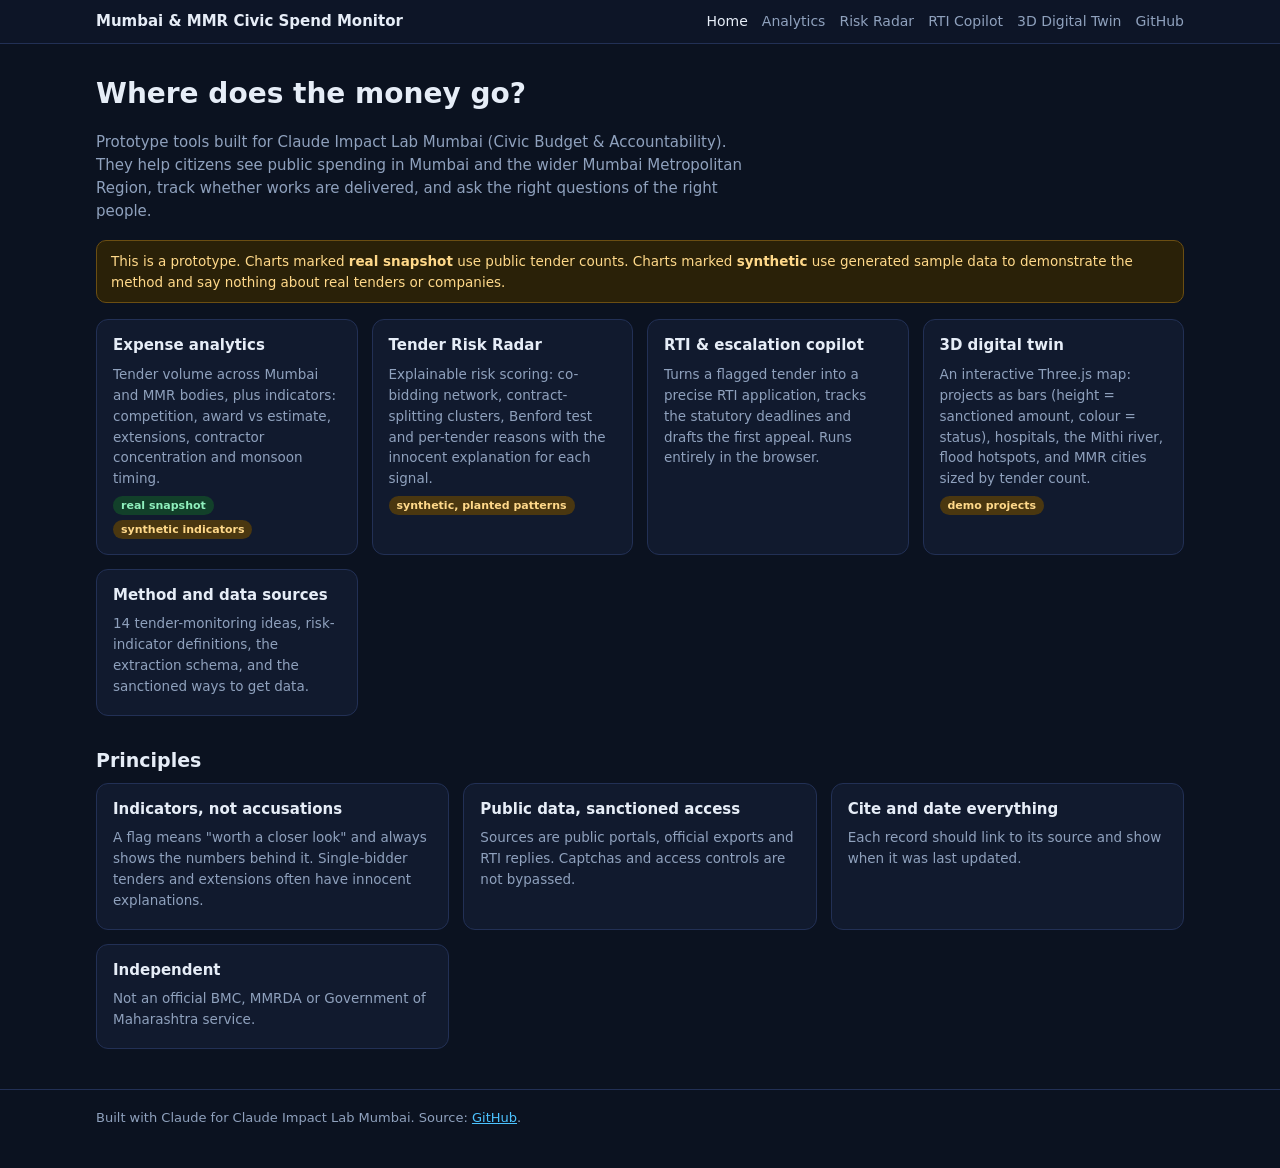
<file: docs/index.html>
<!doctype html>
<html lang="en">
<head>
<meta charset="utf-8">
<meta name="viewport" content="width=device-width, initial-scale=1">
<title>Mumbai &amp; MMR Civic Spend Monitor</title>
<meta name="description" content="Prototype tools to monitor public spending in Mumbai and the Mumbai Metropolitan Region: tender analytics and a 3D digital twin.">
<link rel="stylesheet" href="assets/site.css">
</head>
<body>
<header class="site"><div class="wrap">
  <strong>Mumbai &amp; MMR Civic Spend Monitor</strong>
  <nav><a href="index.html" aria-current="page">Home</a><a href="analytics.html">Analytics</a><a href="radar.html">Risk Radar</a><a href="rti.html">RTI Copilot</a><a href="twin/">3D Digital Twin</a><a href="https://github.com/akashtalole/CIL-MUM-Civic-Budget-Accountability">GitHub</a></nav>
</div></header>
<main class="wrap">
  <h1>Where does the money go?</h1>
  <p class="lead">Prototype tools built for Claude Impact Lab Mumbai (Civic Budget &amp; Accountability). They help citizens see public spending in Mumbai and the wider Mumbai Metropolitan Region, track whether works are delivered, and ask the right questions of the right people.</p>
  <div class="banner">This is a prototype. Charts marked <b>real snapshot</b> use public tender counts. Charts marked <b>synthetic</b> use generated sample data to demonstrate the method and say nothing about real tenders or companies.</div>

  <div class="grid cols-3">
    <a class="card" href="analytics.html" style="text-decoration:none;color:inherit"><h3>Expense analytics</h3><p>Tender volume across Mumbai and MMR bodies, plus indicators: competition, award vs estimate, extensions, contractor concentration and monsoon timing.</p><span class="tag real">real snapshot</span> <span class="tag syn">synthetic indicators</span></a>
    <a class="card" href="radar.html" style="text-decoration:none;color:inherit"><h3>Tender Risk Radar</h3><p>Explainable risk scoring: co-bidding network, contract-splitting clusters, Benford test and per-tender reasons with the innocent explanation for each signal.</p><span class="tag syn">synthetic, planted patterns</span></a>
    <a class="card" href="rti.html" style="text-decoration:none;color:inherit"><h3>RTI &amp; escalation copilot</h3><p>Turns a flagged tender into a precise RTI application, tracks the statutory deadlines and drafts the first appeal. Runs entirely in the browser.</p></a>
    <a class="card" href="twin/" style="text-decoration:none;color:inherit"><h3>3D digital twin</h3><p>An interactive Three.js map: projects as bars (height = sanctioned amount, colour = status), hospitals, the Mithi river, flood hotspots, and MMR cities sized by tender count.</p><span class="tag syn">demo projects</span></a>
    <a class="card" href="https://github.com/akashtalole/CIL-MUM-Civic-Budget-Accountability/blob/main/docs/EXPENSE_MONITORING.md" style="text-decoration:none;color:inherit"><h3>Method and data sources</h3><p>14 tender-monitoring ideas, risk-indicator definitions, the extraction schema, and the sanctioned ways to get data.</p></a>
  </div>

  <h2>Principles</h2>
  <div class="grid cols-2">
    <div class="card"><h3>Indicators, not accusations</h3><p>A flag means "worth a closer look" and always shows the numbers behind it. Single-bidder tenders and extensions often have innocent explanations.</p></div>
    <div class="card"><h3>Public data, sanctioned access</h3><p>Sources are public portals, official exports and RTI replies. Captchas and access controls are not bypassed.</p></div>
    <div class="card"><h3>Cite and date everything</h3><p>Each record should link to its source and show when it was last updated.</p></div>
    <div class="card"><h3>Independent</h3><p>Not an official BMC, MMRDA or Government of Maharashtra service.</p></div>
  </div>
</main>
<footer><div class="wrap">Built with Claude for Claude Impact Lab Mumbai. Source: <a href="https://github.com/akashtalole/CIL-MUM-Civic-Budget-Accountability">GitHub</a>.</div></footer>
</body>
</html>
</file>
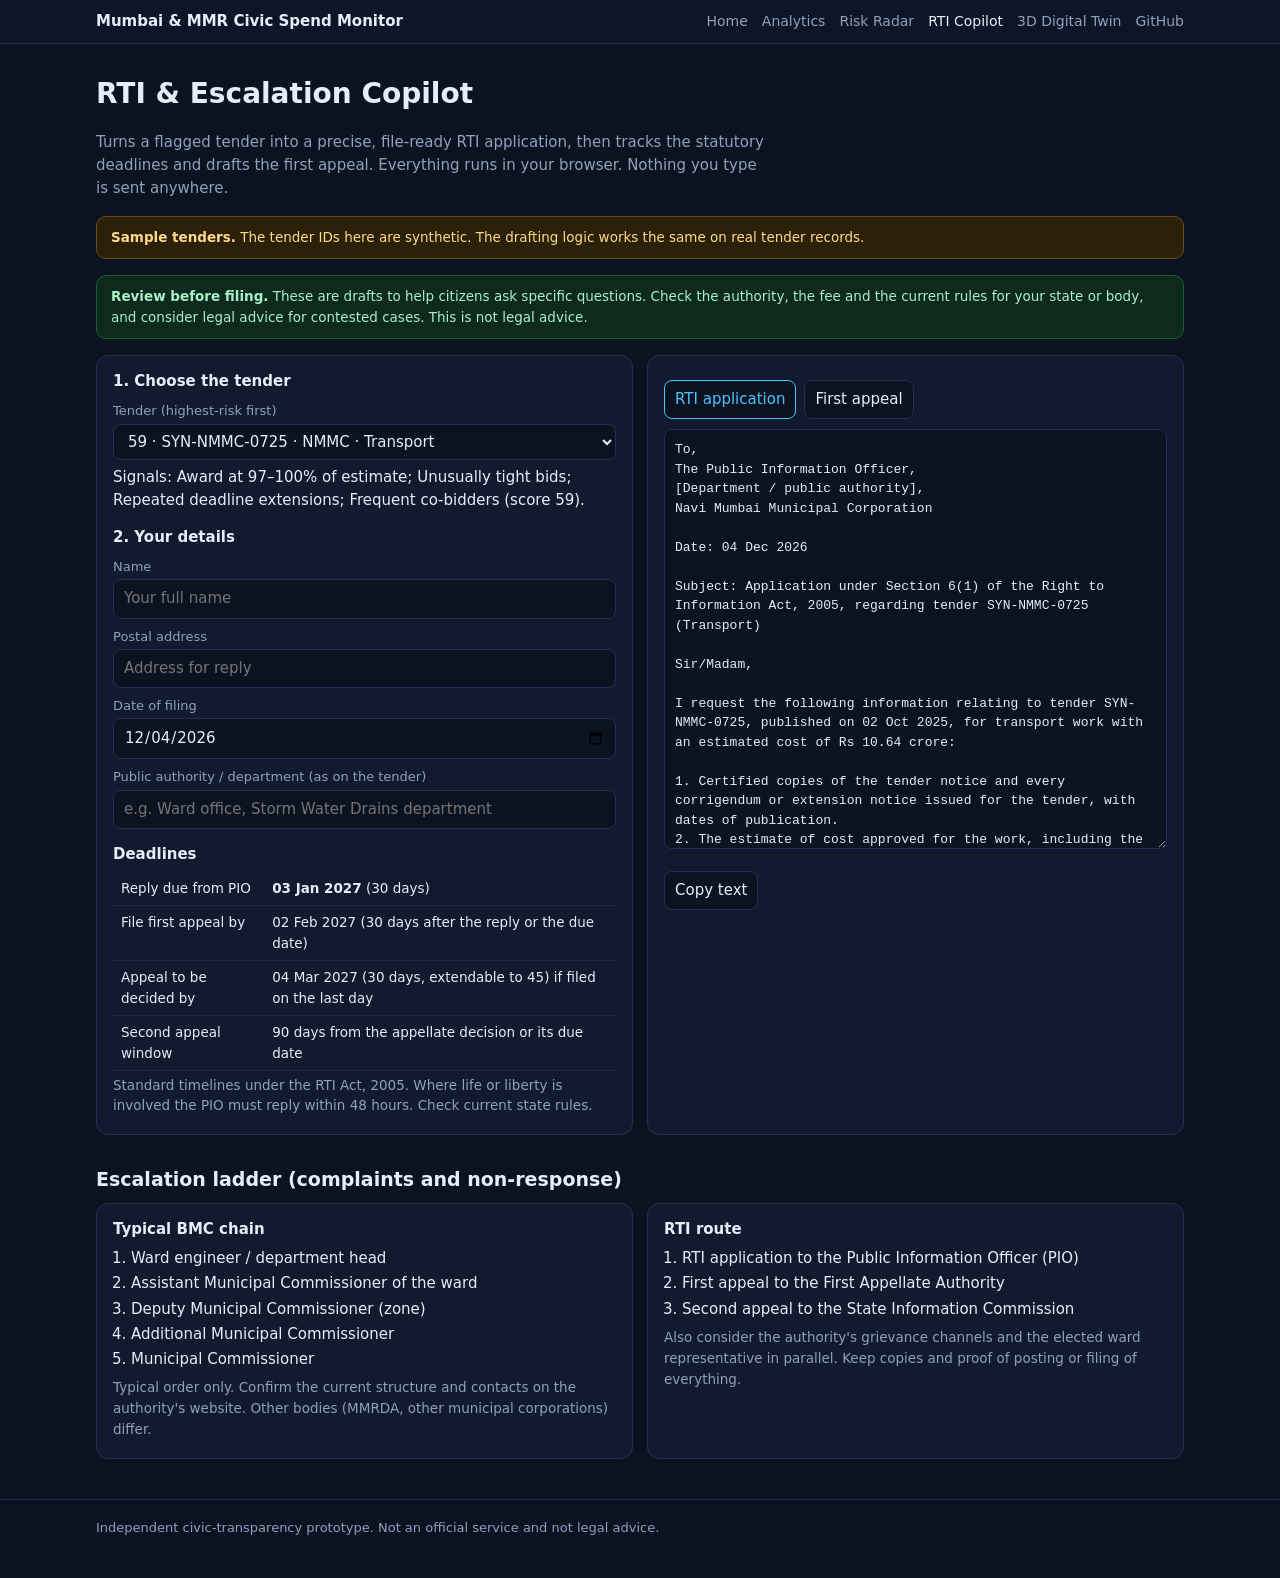
<file: docs/rti.html>
<!doctype html>
<html lang="en">
<head>
<meta charset="utf-8">
<meta name="viewport" content="width=device-width, initial-scale=1">
<title>RTI &amp; Escalation Copilot</title>
<link rel="stylesheet" href="assets/site.css">
<style>
  textarea{width:100%;min-height:420px;background:#0b1220;color:var(--ink);border:1px solid var(--line);border-radius:8px;padding:10px;font:13px/1.5 ui-monospace,SFMono-Regular,Menlo,monospace}
  label.f{display:block;font-size:13px;color:var(--mute);margin:8px 0 2px}
  input[type=text],input[type=date]{width:100%}
  .tabs{display:flex;gap:8px;margin:10px 0}.tabs button.on{border-color:var(--accent);color:var(--accent)}
  ol.ladder{padding-left:18px;margin:6px 0}ol.ladder li{margin:2px 0}
</style>
</head>
<body>
<header class="site"><div class="wrap">
  <strong>Mumbai &amp; MMR Civic Spend Monitor</strong>
  <nav><a href="index.html">Home</a><a href="analytics.html">Analytics</a><a href="radar.html">Risk Radar</a><a href="rti.html" aria-current="page">RTI Copilot</a><a href="twin/">3D Digital Twin</a><a href="https://github.com/akashtalole/CIL-MUM-Civic-Budget-Accountability">GitHub</a></nav>
</div></header>
<main class="wrap">
  <h1>RTI &amp; Escalation Copilot</h1>
  <p class="lead">Turns a flagged tender into a precise, file-ready RTI application, then tracks the statutory deadlines and drafts the first appeal. Everything runs in your browser. Nothing you type is sent anywhere.</p>
  <div class="banner" id="synBanner"><b>Sample tenders.</b> The tender IDs here are synthetic. The drafting logic works the same on real tender records.</div>
  <div class="banner real"><b>Review before filing.</b> These are drafts to help citizens ask specific questions. Check the authority, the fee and the current rules for your state or body, and consider legal advice for contested cases. This is not legal advice.</div>

  <div class="grid cols-2">
    <div class="card">
      <h3>1. Choose the tender</h3>
      <label class="f">Tender (highest-risk first)</label><select id="tender" style="width:100%"></select>
      <div id="why" class="cav" style="margin-top:6px"></div>
      <h3 style="margin-top:14px">2. Your details</h3>
      <label class="f">Name</label><input type="text" id="aName" placeholder="Your full name">
      <label class="f">Postal address</label><input type="text" id="aAddr" placeholder="Address for reply">
      <label class="f">Date of filing</label><input type="date" id="aDate">
      <label class="f">Public authority / department (as on the tender)</label><input type="text" id="aAuth" placeholder="e.g. Ward office, Storm Water Drains department">
      <h3 style="margin-top:14px">Deadlines</h3>
      <div id="dl"></div>
    </div>
    <div class="card">
      <div class="tabs"><button id="bRti" class="on">RTI application</button><button id="bApp">First appeal</button></div>
      <textarea id="out" spellcheck="false"></textarea>
      <div class="controls"><button id="copy">Copy text</button><span id="copied" class="cav"></span></div>
    </div>
  </div>

  <h2>Escalation ladder (complaints and non-response)</h2>
  <div class="grid cols-2">
    <div class="card"><h3>Typical BMC chain</h3><ol class="ladder"><li>Ward engineer / department head</li><li>Assistant Municipal Commissioner of the ward</li><li>Deputy Municipal Commissioner (zone)</li><li>Additional Municipal Commissioner</li><li>Municipal Commissioner</li></ol><p class="cav">Typical order only. Confirm the current structure and contacts on the authority's website. Other bodies (MMRDA, other municipal corporations) differ.</p></div>
    <div class="card"><h3>RTI route</h3><ol class="ladder"><li>RTI application to the Public Information Officer (PIO)</li><li>First appeal to the First Appellate Authority</li><li>Second appeal to the State Information Commission</li></ol><p class="cav">Also consider the authority's grievance channels and the elected ward representative in parallel. Keep copies and proof of posting or filing of everything.</p></div>
  </div>
</main>
<footer><div class="wrap">Independent civic-transparency prototype. Not an official service and not legal advice.</div></footer>
<script src="assets/engine.js"></script>
<script src="assets/rti.js"></script>
</body>
</html>
</file>
<file: docs/assets/site.css>
:root{--bg:#0b1220;--panel:#111a2e;--line:#223055;--ink:#e6edf7;--mute:#8fa1bd;--accent:#4cc3ff;--ok:#2ecc71;--warn:#f5a623;--bad:#ff4d4f}
*{box-sizing:border-box}
html,body{margin:0;background:var(--bg);color:var(--ink);font:15px/1.55 system-ui,-apple-system,Segoe UI,Roboto,sans-serif}
a{color:var(--accent)}
.wrap{max-width:1120px;margin:0 auto;padding:0 16px}
header.site{border-bottom:1px solid var(--line);background:#0d1527;position:sticky;top:0;z-index:5}
header.site .wrap{display:flex;gap:18px;align-items:center;flex-wrap:wrap;padding-top:10px;padding-bottom:10px}
header.site strong{font-size:15px}
header.site nav{display:flex;gap:14px;flex-wrap:wrap;margin-left:auto}
header.site nav a{color:var(--mute);text-decoration:none;font-size:14px}
header.site nav a[aria-current="page"],header.site nav a:hover{color:var(--ink)}
h1{font-size:28px;margin:28px 0 6px}h2{font-size:19px;margin:30px 0 8px}h3{font-size:15px;margin:0 0 6px}
.lead{color:var(--mute);max-width:70ch}
.banner{border:1px solid #6b4e12;background:#2a2108;color:#ffd98a;border-radius:10px;padding:10px 14px;margin:16px 0;font-size:13.5px}
.banner.real{border-color:#1f5a3a;background:#0e2a1d;color:#a8f0c8}
.grid{display:grid;gap:14px}
.cols-2{grid-template-columns:repeat(auto-fit,minmax(320px,1fr))}
.cols-3{grid-template-columns:repeat(auto-fit,minmax(250px,1fr))}
.kpis{grid-template-columns:repeat(auto-fit,minmax(150px,1fr))}
.card{background:var(--panel);border:1px solid var(--line);border-radius:12px;padding:14px 16px}
.card p{margin:4px 0;color:var(--mute);font-size:13.5px}
.kpi .v{font-size:24px;font-weight:700}.kpi .l{color:var(--mute);font-size:12.5px}
.chart{position:relative;height:300px}
.tag{display:inline-block;font-size:11px;font-weight:700;padding:1px 8px;border-radius:999px;background:#1d2a4a;color:var(--mute)}
.tag.real{background:#12402a;color:#8ff0bd}.tag.syn{background:#4a3710;color:#ffd98a}
.controls{display:flex;gap:10px;flex-wrap:wrap;align-items:center;margin:14px 0}
select,button,input{background:#0b1220;color:var(--ink);border:1px solid var(--line);border-radius:8px;padding:7px 10px;font:inherit}
button{cursor:pointer}button:hover{border-color:var(--accent)}
table{width:100%;border-collapse:collapse;font-size:13.5px}
th,td{text-align:left;padding:6px 8px;border-bottom:1px solid #1d2a4a;vertical-align:top}
th{color:var(--mute);font-weight:600;cursor:default}
.scroll{overflow-x:auto}
.flag{display:inline-block;background:#3a1517;color:#ffc9ca;border-radius:6px;padding:0 6px;margin:1px 3px 1px 0;font-size:12px}
footer{border-top:1px solid var(--line);margin-top:40px;padding:18px 0 40px;color:var(--mute);font-size:13px}
code{background:#0b1220;border:1px solid var(--line);border-radius:5px;padding:0 5px}
</file>
